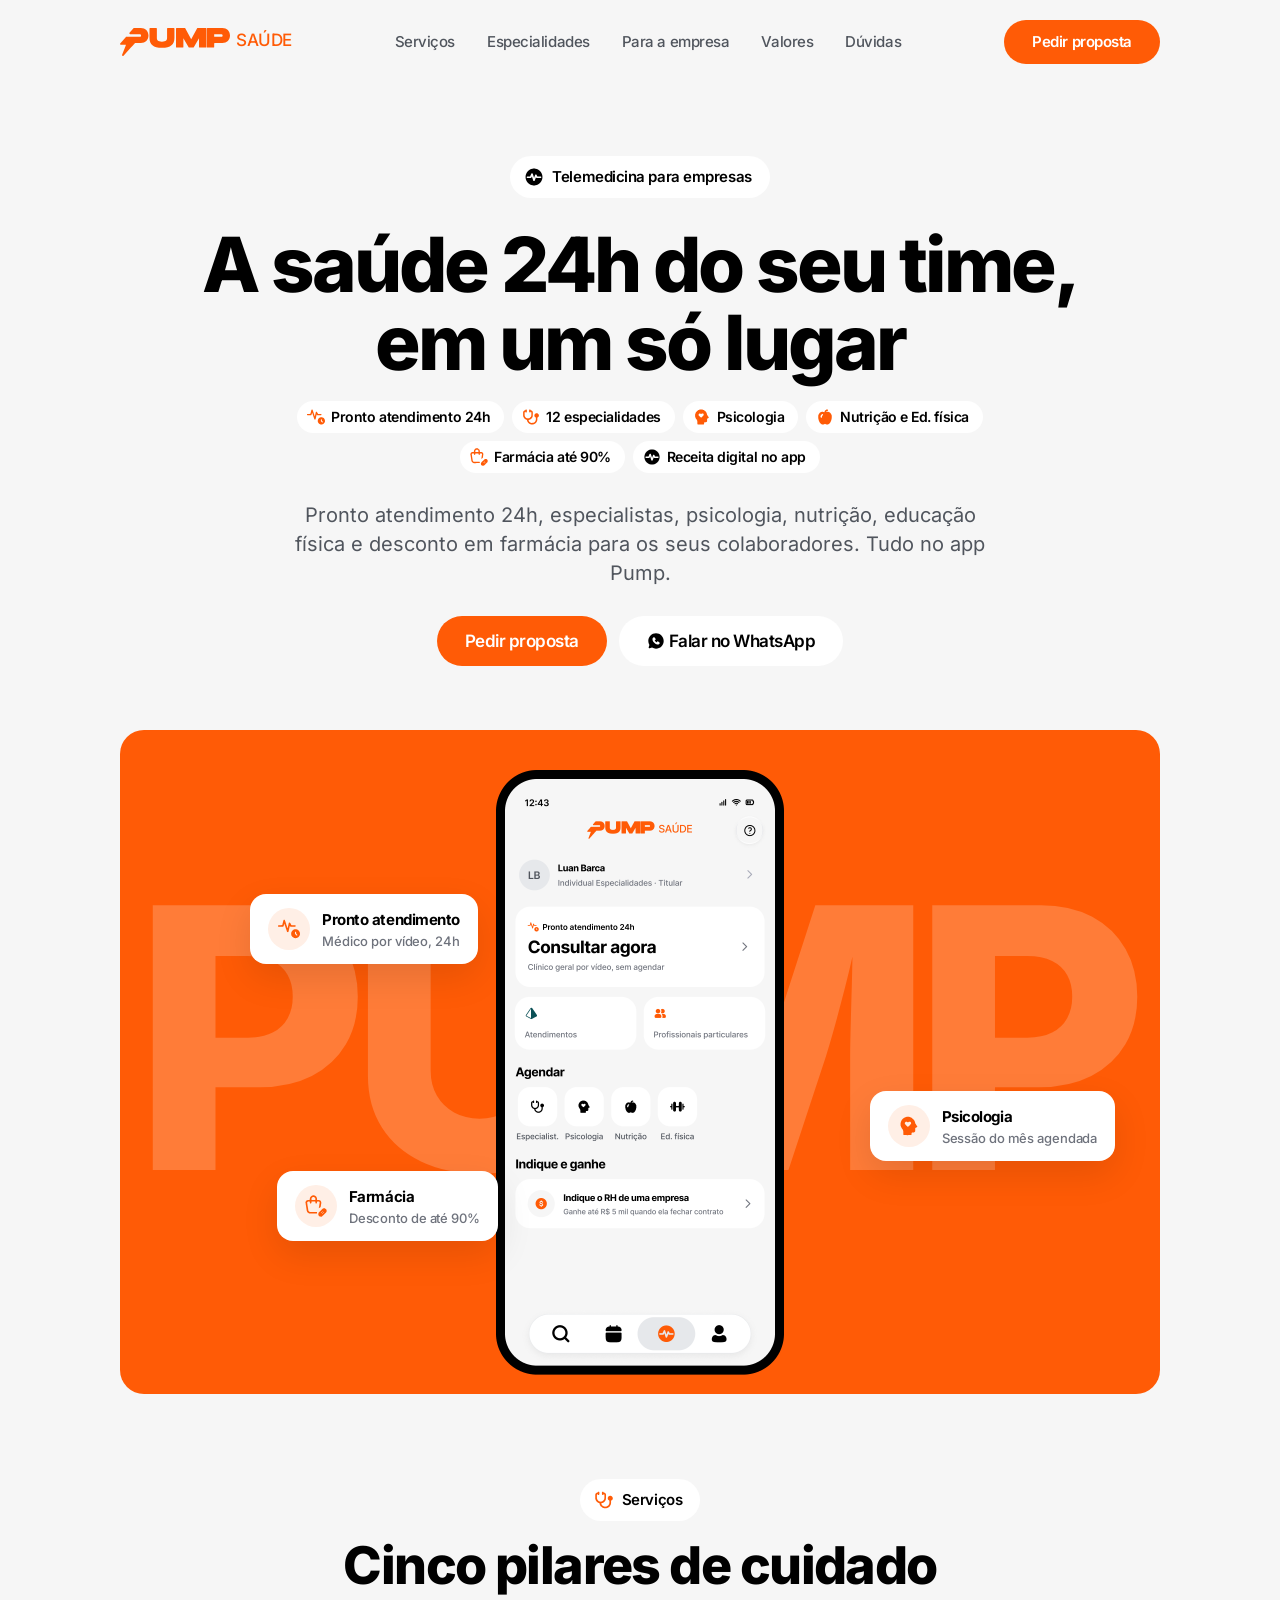
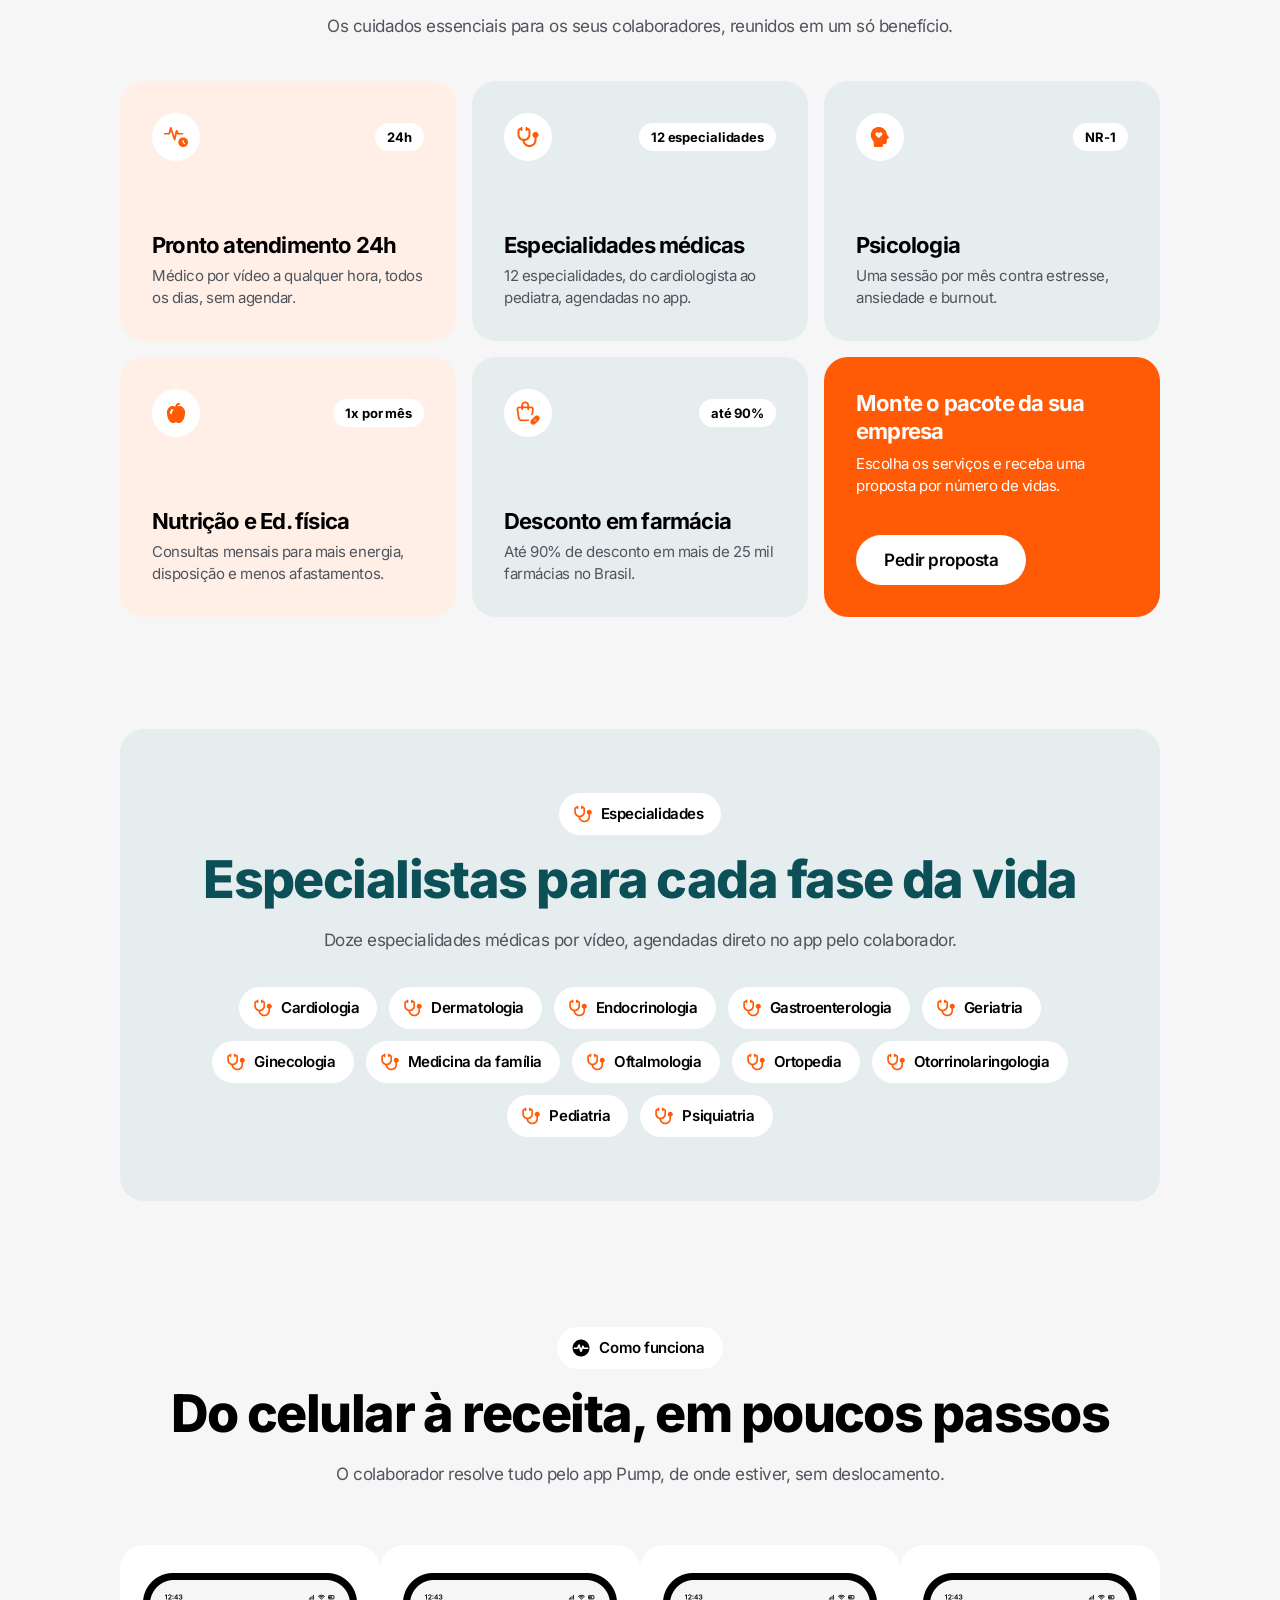
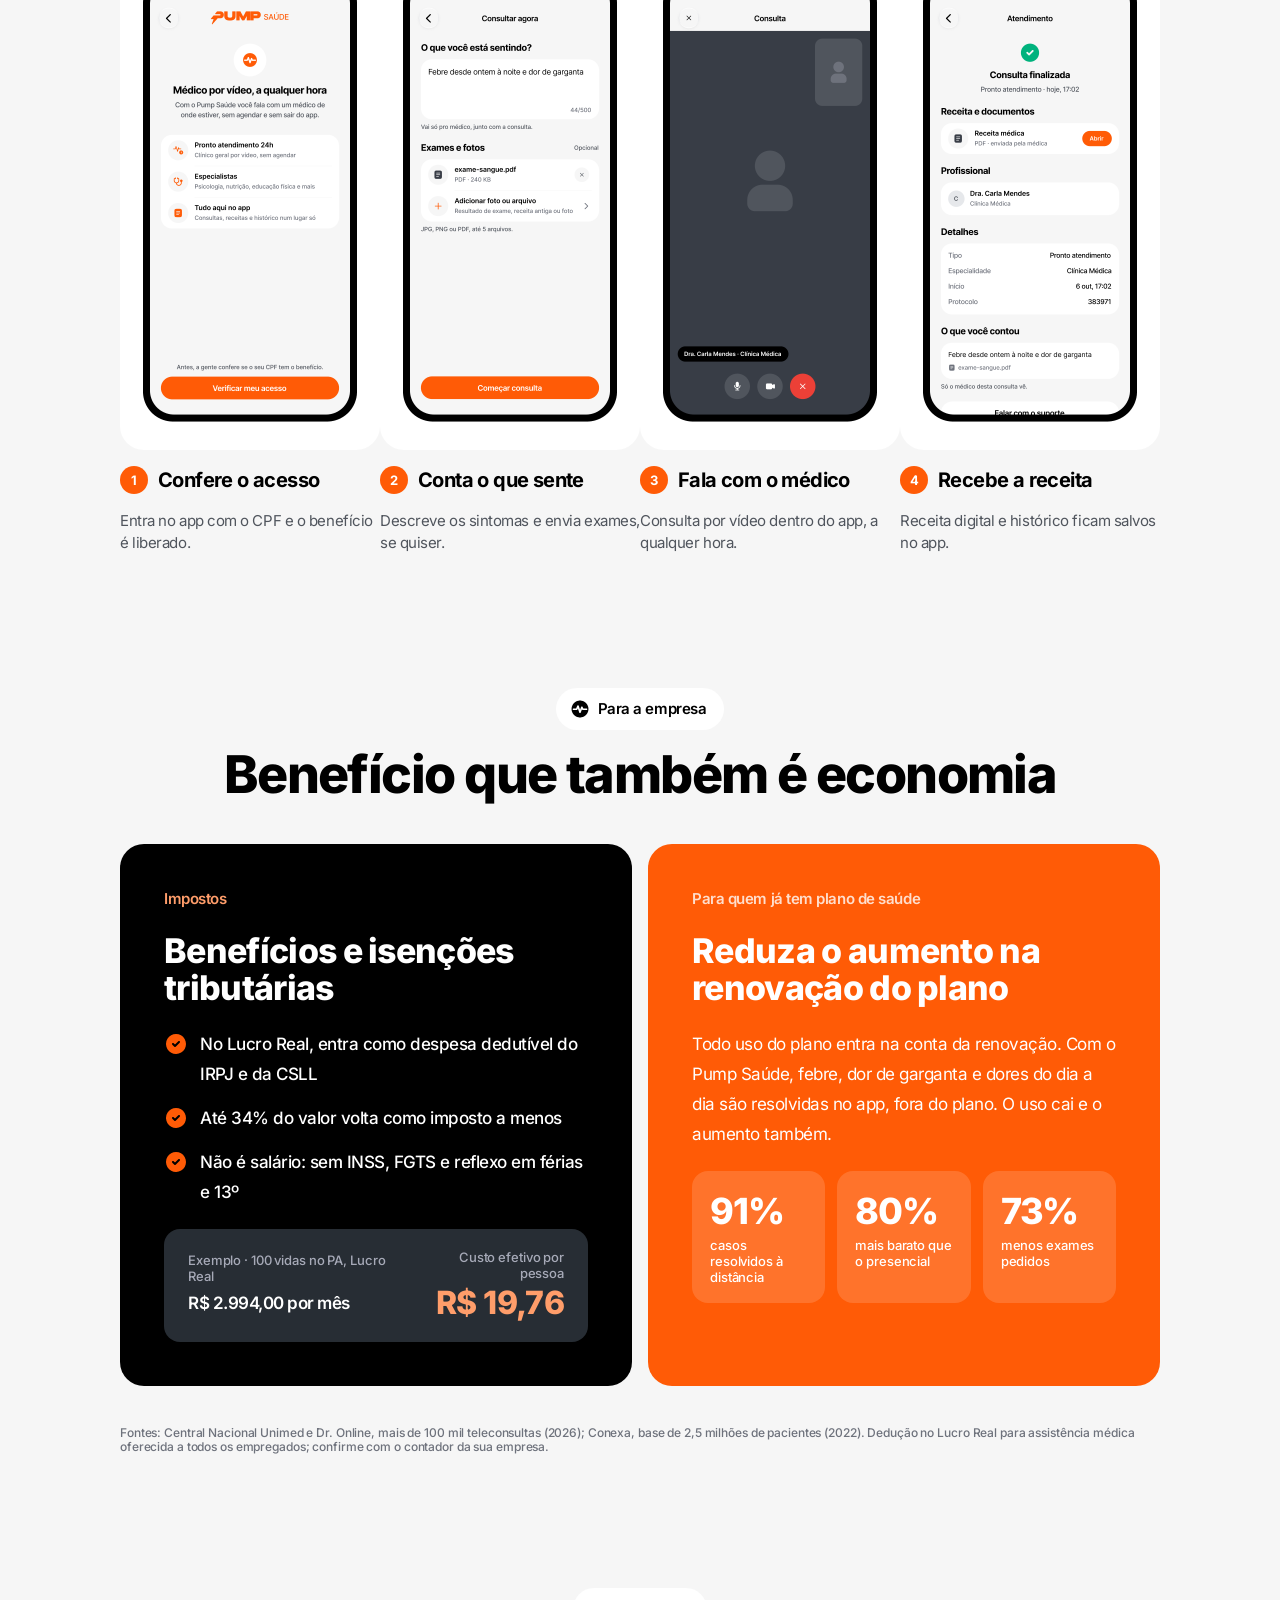
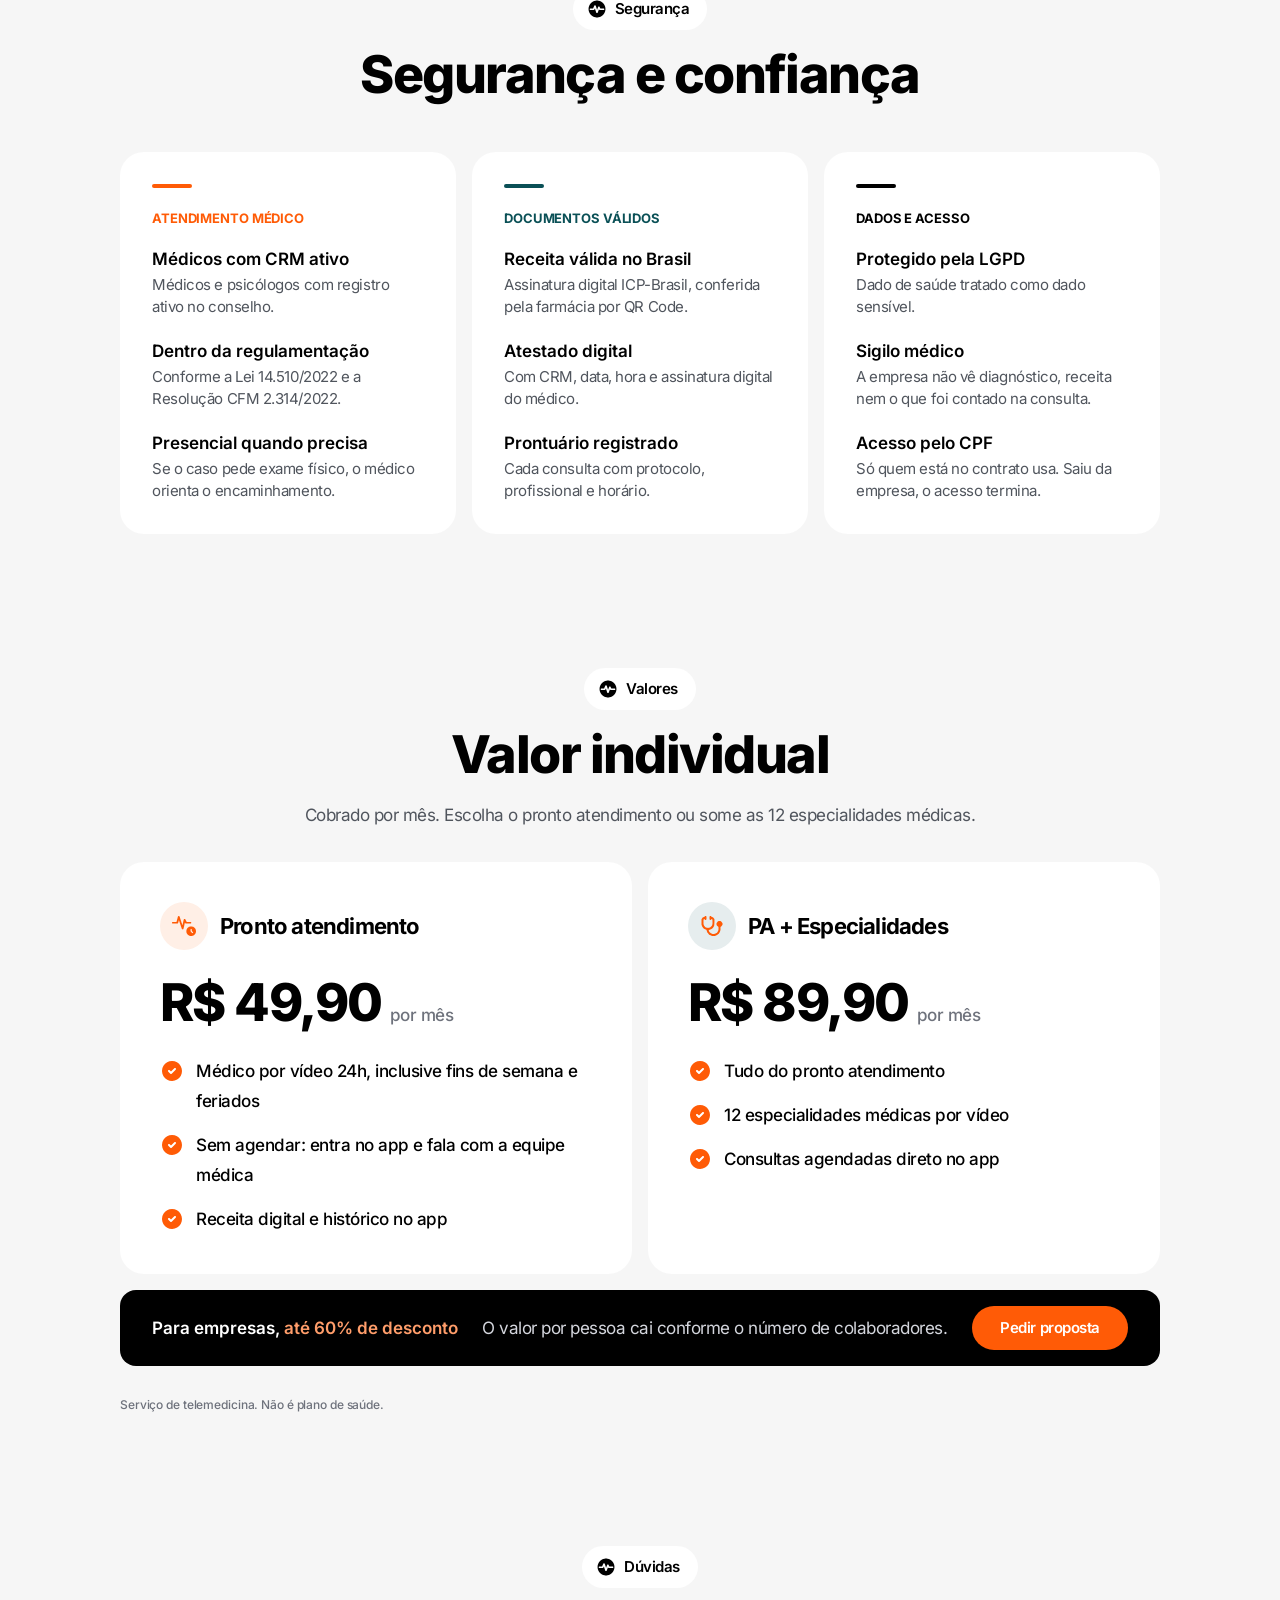
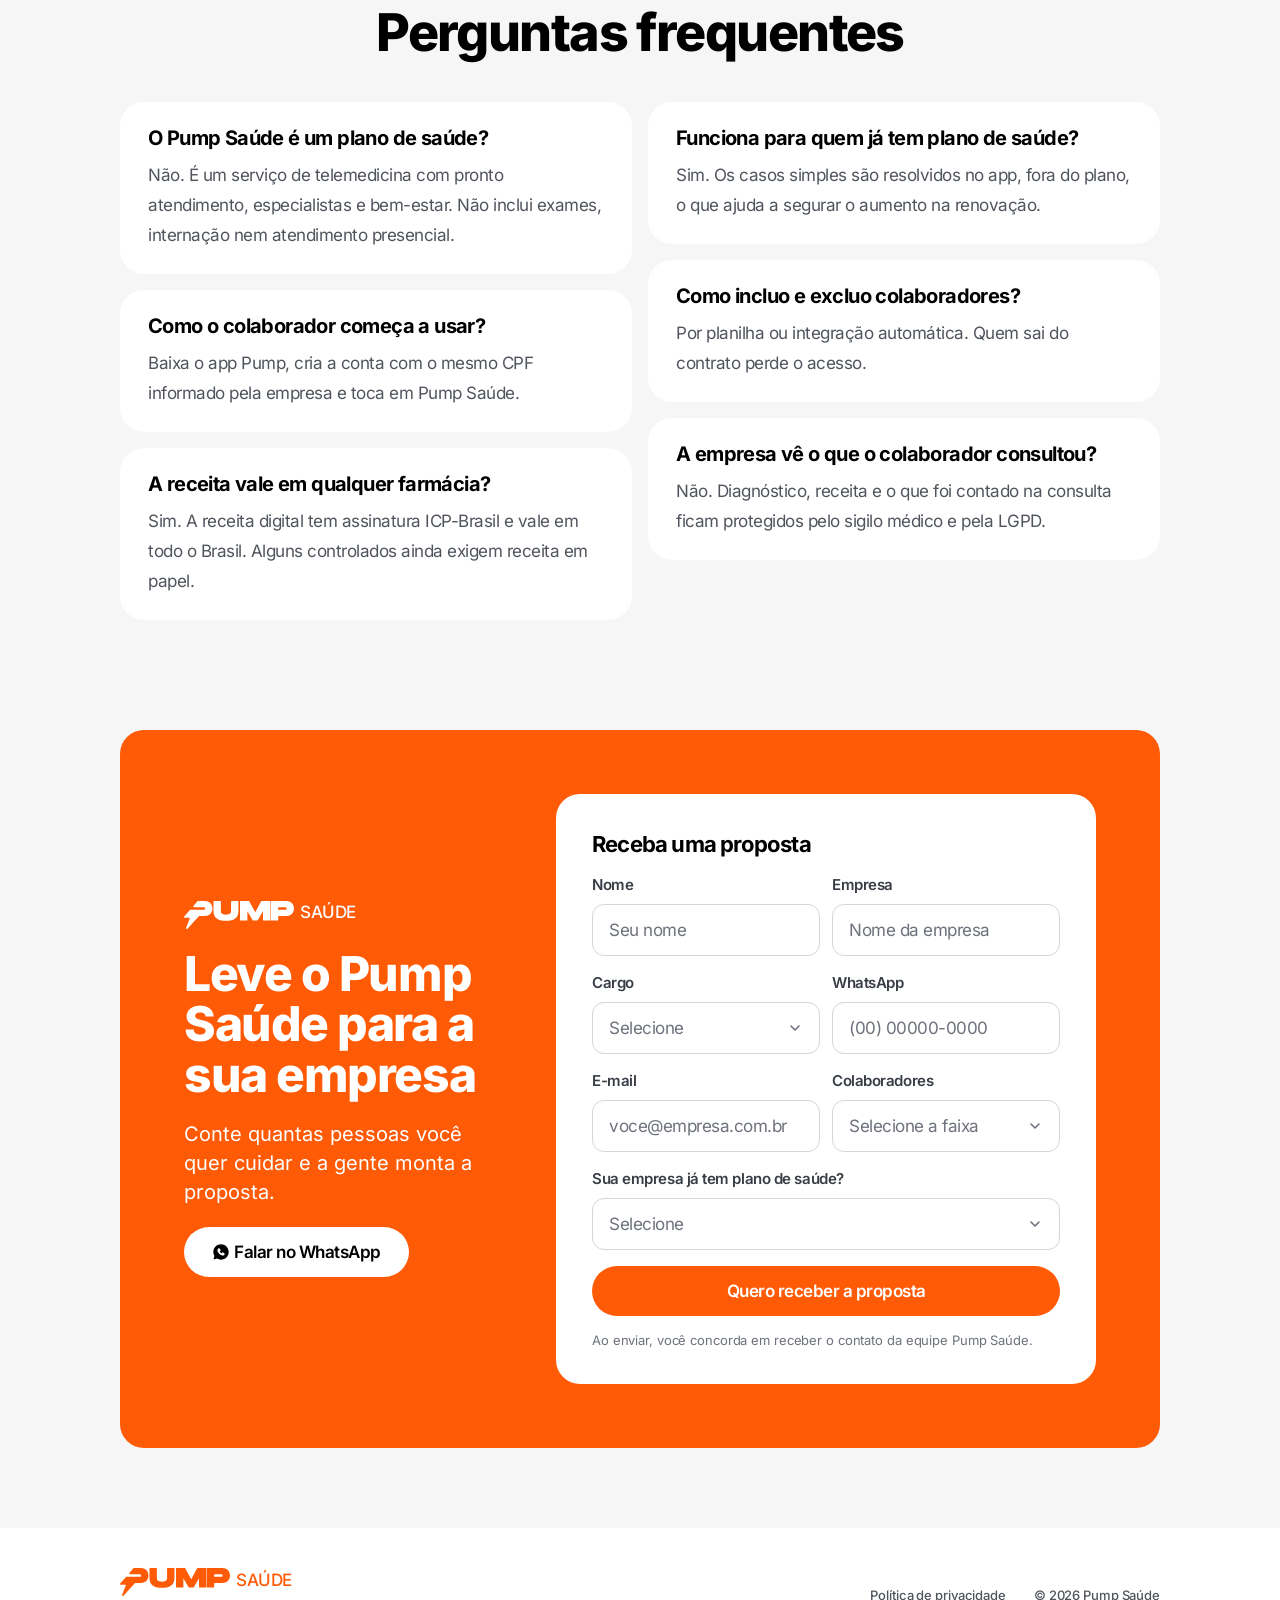
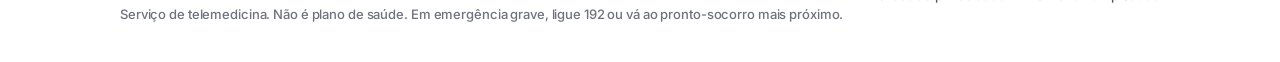
<file: index.html>
<!doctype html>
<html lang="pt-BR">
<head>
<meta charset="utf-8">
<meta name="viewport" content="width=device-width, initial-scale=1">
<title>Pump Saúde | Telemedicina para empresas</title>
<meta name="description" content="Pronto atendimento 24h, especialistas, psicologia, nutrição, educação física e desconto em farmácia para os seus colaboradores. Tudo no app Pump.">
<meta name="theme-color" content="#ff5b06">
<link rel="icon" href="/favicon.svg" type="image/svg+xml">
<link rel="canonical" href="https://pumpsaude.com.br/">
<meta property="og:type" content="website">
<meta property="og:locale" content="pt_BR">
<meta property="og:title" content="Pump Saúde | A saúde 24h do seu time, em um só lugar">
<meta property="og:description" content="Telemedicina para empresas: pronto atendimento 24h, 12 especialidades, psicologia, nutrição, educação física e desconto em farmácia.">
<meta property="og:url" content="https://pumpsaude.com.br/">
<link rel="preload" href="/assets/fonts/inter-latin-wght-normal.woff2" as="font" type="font/woff2" crossorigin>
<link rel="stylesheet" href="/assets/styles.css">
</head>
<body>

<header class="container nav">
  <a href="/" class="logo" aria-label="Pump Saúde, página inicial">
    <img src="/assets/icons/logo-pump-laranja.svg" alt="" width="110" height="28">
    <span>SAÚDE</span>
  </a>
  <nav class="nav__links" aria-label="Seções">
    <a href="#servicos">Serviços</a>
    <a href="#especialidades">Especialidades</a>
    <a href="#empresa">Para a empresa</a>
    <a href="#valores">Valores</a>
    <a href="#duvidas">Dúvidas</a>
  </nav>
  <a href="#contato" class="btn btn--primary btn--md">Pedir proposta</a>
</header>

<main>
  <section class="container hero">
    <span class="selo"><img src="/assets/icons/nav-health.svg" alt="">Telemedicina para empresas</span>
    <h1>A saúde 24h do seu time,<br class="br-desk"> em um só lugar</h1>
    <ul class="hero__tags" aria-label="Destaques">
      <li class="selo selo--l" style="--y:78px;--dx:12px;--r:5deg"><img src="/assets/icons/pronto-atendimento.svg" alt="">Pronto atendimento 24h</li>
      <li class="selo selo--l" style="--y:185px;--dx:0px;--r:-3deg"><img src="/assets/icons/especialidades.svg" alt="">12 especialidades</li>
      <li class="selo selo--l" style="--y:303px;--dx:16px;--r:3deg"><img src="/assets/icons/psicologia.svg" alt="">Psicologia</li>
      <li class="selo selo--r" style="--y:57px;--dx:12px;--r:-4deg"><img src="/assets/icons/nutricao.svg" alt="">Nutrição e Ed. física</li>
      <li class="selo selo--r" style="--y:192px;--dx:0px;--r:4deg"><img src="/assets/icons/farmacia.svg" alt="">Farmácia até 90%</li>
      <li class="selo selo--r" style="--y:294px;--dx:10px;--r:-3deg"><img src="/assets/icons/nav-health.svg" alt="">Receita digital no app</li>
    </ul>
    <p class="hero__sub">Pronto atendimento 24h, especialistas, psicologia, nutrição, educação física e desconto em farmácia para os seus colaboradores. Tudo no app Pump.</p>
    <div class="hero__ctas">
      <a href="#contato" class="btn btn--primary">Pedir proposta</a>
      <a href="#contato" class="btn btn--light"><img src="/assets/icons/whatsapp.svg" alt="">Falar no WhatsApp</a>
    </div>
  </section>

  <div class="container">
    <div class="band">
      <span class="band__word" aria-hidden="true">PUMP</span>
      <img class="band__phone" src="/assets/img/app-inicio.png" width="288" height="605" alt="Tela inicial do Pump Saúde no app Pump, com o botão Consultar agora do pronto atendimento 24h">
      <div class="float-card" style="left:12.5%;top:164px">
        <span class="float-card__icon"><img src="/assets/icons/pronto-atendimento.svg" alt=""></span>
        <span><strong>Pronto atendimento</strong><small>Médico por vídeo, 24h</small></span>
      </div>
      <div class="float-card" style="left:72.08%;top:361px">
        <span class="float-card__icon"><img src="/assets/icons/psicologia.svg" alt=""></span>
        <span><strong>Psicologia</strong><small>Sessão do mês agendada</small></span>
      </div>
      <div class="float-card" style="left:15.08%;top:441px">
        <span class="float-card__icon"><img src="/assets/icons/farmacia.svg" alt=""></span>
        <span><strong>Farmácia</strong><small>Desconto de até 90%</small></span>
      </div>
    </div>
  </div>

  <section id="servicos" class="container servicos">
    <div class="sec-head">
      <span class="selo"><img src="/assets/icons/especialidades.svg" alt="">Serviços</span>
      <h2 class="sec-title">Cinco pilares de cuidado</h2>
      <p class="sec-sub">Os cuidados essenciais para os seus colaboradores, reunidos em um só benefício.</p>
    </div>
    <div class="cards3">
      <article class="svc svc--orange">
        <div class="svc__top"><span class="svc__icon"><img src="/assets/icons/pronto-atendimento.svg" alt=""></span><span class="svc__tag">24h</span></div>
        <div><h3>Pronto atendimento 24h</h3><p>Médico por vídeo a qualquer hora, todos os dias, sem agendar.</p></div>
      </article>
      <article class="svc svc--teal">
        <div class="svc__top"><span class="svc__icon"><img src="/assets/icons/especialidades.svg" alt=""></span><span class="svc__tag">12 especialidades</span></div>
        <div><h3>Especialidades médicas</h3><p>12 especialidades, do cardiologista ao pediatra, agendadas no app.</p></div>
      </article>
      <article class="svc svc--teal">
        <div class="svc__top"><span class="svc__icon"><img src="/assets/icons/psicologia.svg" alt=""></span><span class="svc__tag">NR-1</span></div>
        <div><h3>Psicologia</h3><p>Uma sessão por mês contra estresse, ansiedade e burnout.</p></div>
      </article>
      <article class="svc svc--orange">
        <div class="svc__top"><span class="svc__icon"><img src="/assets/icons/nutricao.svg" alt=""></span><span class="svc__tag">1x por mês</span></div>
        <div><h3>Nutrição e Ed. física</h3><p>Consultas mensais para mais energia, disposição e menos afastamentos.</p></div>
      </article>
      <article class="svc svc--teal">
        <div class="svc__top"><span class="svc__icon"><img src="/assets/icons/farmacia.svg" alt=""></span><span class="svc__tag">até 90%</span></div>
        <div><h3>Desconto em farmácia</h3><p>Até 90% de desconto em mais de 25 mil farmácias no Brasil.</p></div>
      </article>
      <article class="svc svc--cta">
        <div><h3>Monte o pacote da sua empresa</h3><p>Escolha os serviços e receba uma proposta por número de vidas.</p></div>
        <a href="#contato" class="btn btn--light">Pedir proposta</a>
      </article>
    </div>
  </section>

  <section id="especialidades" class="container esp-wrap">
    <div class="esp">
      <div class="sec-head">
        <span class="selo"><img src="/assets/icons/especialidades.svg" alt="">Especialidades</span>
        <h2 class="sec-title">Especialistas para cada fase da vida</h2>
        <p class="sec-sub">Doze especialidades médicas por vídeo, agendadas direto no app pelo colaborador.</p>
      </div>
      <ul class="chips">
        <li class="selo"><img src="/assets/icons/especialidades.svg" alt="">Cardiologia</li>
        <li class="selo"><img src="/assets/icons/especialidades.svg" alt="">Dermatologia</li>
        <li class="selo"><img src="/assets/icons/especialidades.svg" alt="">Endocrinologia</li>
        <li class="selo"><img src="/assets/icons/especialidades.svg" alt="">Gastroenterologia</li>
        <li class="selo"><img src="/assets/icons/especialidades.svg" alt="">Geriatria</li>
        <li class="selo"><img src="/assets/icons/especialidades.svg" alt="">Ginecologia</li>
        <li class="selo"><img src="/assets/icons/especialidades.svg" alt="">Medicina da família</li>
        <li class="selo"><img src="/assets/icons/especialidades.svg" alt="">Oftalmologia</li>
        <li class="selo"><img src="/assets/icons/especialidades.svg" alt="">Ortopedia</li>
        <li class="selo"><img src="/assets/icons/especialidades.svg" alt="">Otorrinolaringologia</li>
        <li class="selo"><img src="/assets/icons/especialidades.svg" alt="">Pediatria</li>
        <li class="selo"><img src="/assets/icons/especialidades.svg" alt="">Psiquiatria</li>
      </ul>
    </div>
  </section>

  <section id="como-funciona" class="container como">
    <div class="sec-head">
      <span class="selo"><img src="/assets/icons/nav-health.svg" alt="">Como funciona</span>
      <h2 class="sec-title">Do celular à receita, em poucos passos</h2>
      <p class="sec-sub">O colaborador resolve tudo pelo app Pump, de onde estiver, sem deslocamento.</p>
    </div>
    <ol class="steps">
      <li class="step">
        <div class="step__shot"><img src="/assets/img/passo-1.png" width="214" height="449" loading="lazy" alt="Tela de apresentação do Pump Saúde com o botão Verificar meu acesso"></div>
        <h3 class="step__title"><span class="step__num">1</span>Confere o acesso</h3>
        <p>Entra no app com o CPF e o benefício é liberado.</p>
      </li>
      <li class="step">
        <div class="step__shot"><img src="/assets/img/passo-2.png" width="214" height="449" loading="lazy" alt="Tela onde o colaborador descreve os sintomas e anexa exames"></div>
        <h3 class="step__title"><span class="step__num">2</span>Conta o que sente</h3>
        <p>Descreve os sintomas e envia exames, se quiser.</p>
      </li>
      <li class="step">
        <div class="step__shot"><img src="/assets/img/passo-3.png" width="214" height="449" loading="lazy" alt="Consulta por vídeo com a médica dentro do app"></div>
        <h3 class="step__title"><span class="step__num">3</span>Fala com o médico</h3>
        <p>Consulta por vídeo dentro do app, a qualquer hora.</p>
      </li>
      <li class="step">
        <div class="step__shot"><img src="/assets/img/passo-4.png" width="214" height="449" loading="lazy" alt="Tela de consulta finalizada com a receita médica para abrir"></div>
        <h3 class="step__title"><span class="step__num">4</span>Recebe a receita</h3>
        <p>Receita digital e histórico ficam salvos no app.</p>
      </li>
    </ol>
  </section>

  <section id="empresa" class="container empresa">
    <div class="sec-head">
      <span class="selo"><img src="/assets/icons/nav-health.svg" alt="">Para a empresa</span>
      <h2 class="sec-title">Benefício que também é economia</h2>
    </div>
    <div class="cards2">
      <article class="big-card big-card--dark">
        <p class="big-card__eyebrow">Impostos</p>
        <h3>Benefícios e isenções tributárias</h3>
        <ul class="checks">
          <li><img src="/assets/icons/check.svg" alt="">No Lucro Real, entra como despesa dedutível do IRPJ e da CSLL</li>
          <li><img src="/assets/icons/check.svg" alt="">Até 34% do valor volta como imposto a menos</li>
          <li><img src="/assets/icons/check.svg" alt="">Não é salário: sem INSS, FGTS e reflexo em férias e 13º</li>
        </ul>
        <div class="example">
          <div class="example__left"><small>Exemplo · 100 vidas no PA, Lucro Real</small><strong>R$ 2.994,00 por mês</strong></div>
          <div class="example__right"><small>Custo efetivo por pessoa</small><strong>R$ 19,76</strong></div>
        </div>
      </article>
      <article class="big-card big-card--orange">
        <p class="big-card__eyebrow">Para quem já tem plano de saúde</p>
        <h3>Reduza o aumento na renovação do plano</h3>
        <p class="big-card__text">Todo uso do plano entra na conta da renovação. Com o Pump Saúde, febre, dor de garganta e dores do dia a dia são resolvidas no app, fora do plano. O uso cai e o aumento também.</p>
        <div class="stats">
          <div class="stat"><strong>91%</strong><span>casos resolvidos à distância</span></div>
          <div class="stat"><strong>80%</strong><span>mais barato que o presencial</span></div>
          <div class="stat"><strong>73%</strong><span>menos exames pedidos</span></div>
        </div>
      </article>
    </div>
    <p class="footnote">Fontes: Central Nacional Unimed e Dr. Online, mais de 100 mil teleconsultas (2026); Conexa, base de 2,5 milhões de pacientes (2022). Dedução no Lucro Real para assistência médica oferecida a todos os empregados; confirme com o contador da sua empresa.</p>
  </section>

  <section id="seguranca" class="container seguranca">
    <div class="sec-head">
      <span class="selo"><img src="/assets/icons/nav-health.svg" alt="">Segurança</span>
      <h2 class="sec-title">Segurança e confiança</h2>
    </div>
    <div class="cards3 trust-grid">
      <article class="trust trust--orange">
        <span class="trust__bar"></span>
        <h3 class="trust__label">Atendimento médico</h3>
        <div><h4>Médicos com CRM ativo</h4><p>Médicos e psicólogos com registro ativo no conselho.</p></div>
        <div><h4>Dentro da regulamentação</h4><p>Conforme a Lei 14.510/2022 e a Resolução CFM 2.314/2022.</p></div>
        <div><h4>Presencial quando precisa</h4><p>Se o caso pede exame físico, o médico orienta o encaminhamento.</p></div>
      </article>
      <article class="trust trust--teal">
        <span class="trust__bar"></span>
        <h3 class="trust__label">Documentos válidos</h3>
        <div><h4>Receita válida no Brasil</h4><p>Assinatura digital ICP-Brasil, conferida pela farmácia por QR Code.</p></div>
        <div><h4>Atestado digital</h4><p>Com CRM, data, hora e assinatura digital do médico.</p></div>
        <div><h4>Prontuário registrado</h4><p>Cada consulta com protocolo, profissional e horário.</p></div>
      </article>
      <article class="trust trust--black">
        <span class="trust__bar"></span>
        <h3 class="trust__label">Dados e acesso</h3>
        <div><h4>Protegido pela LGPD</h4><p>Dado de saúde tratado como dado sensível.</p></div>
        <div><h4>Sigilo médico</h4><p>A empresa não vê diagnóstico, receita nem o que foi contado na consulta.</p></div>
        <div><h4>Acesso pelo CPF</h4><p>Só quem está no contrato usa. Saiu da empresa, o acesso termina.</p></div>
      </article>
    </div>
  </section>

  <section id="valores" class="container valores">
    <div class="sec-head">
      <span class="selo"><img src="/assets/icons/nav-health.svg" alt="">Valores</span>
      <h2 class="sec-title">Valor individual</h2>
      <p class="sec-sub">Cobrado por mês. Escolha o pronto atendimento ou some as 12 especialidades médicas.</p>
    </div>
    <div class="price-cards">
      <article class="price-card">
        <div class="price-card__head"><span class="price-card__icon"><img src="/assets/icons/pronto-atendimento.svg" alt=""></span><h3>Pronto atendimento</h3></div>
        <p class="price-card__value"><strong>R$ 49,90</strong><span>por mês</span></p>
        <ul class="checks">
          <li><img src="/assets/icons/check.svg" alt="">Médico por vídeo 24h, inclusive fins de semana e feriados</li>
          <li><img src="/assets/icons/check.svg" alt="">Sem agendar: entra no app e fala com a equipe médica</li>
          <li><img src="/assets/icons/check.svg" alt="">Receita digital e histórico no app</li>
        </ul>
      </article>
      <article class="price-card price-card--teal">
        <div class="price-card__head"><span class="price-card__icon"><img src="/assets/icons/especialidades.svg" alt=""></span><h3>PA + Especialidades</h3></div>
        <p class="price-card__value"><strong>R$ 89,90</strong><span>por mês</span></p>
        <ul class="checks">
          <li><img src="/assets/icons/check.svg" alt="">Tudo do pronto atendimento</li>
          <li><img src="/assets/icons/check.svg" alt="">12 especialidades médicas por vídeo</li>
          <li><img src="/assets/icons/check.svg" alt="">Consultas agendadas direto no app</li>
        </ul>
      </article>
    </div>
    <div class="plans-more">
      <p class="plans-more__txt"><strong>Para empresas, <em>até 60% de desconto</em></strong><span>O valor por pessoa cai conforme o número de colaboradores.</span></p>
      <a href="#contato" class="btn btn--primary btn--md">Pedir proposta</a>
    </div>
    <p class="footnote">Serviço de telemedicina. Não é plano de saúde.</p>
  </section>

  <section id="duvidas" class="container duvidas">
    <div class="sec-head">
      <span class="selo"><img src="/assets/icons/nav-health.svg" alt="">Dúvidas</span>
      <h2 class="sec-title">Perguntas frequentes</h2>
    </div>
    <div class="faq">
      <div class="faq__col">
        <div class="qa"><h3>O Pump Saúde é um plano de saúde?</h3><p>Não. É um serviço de telemedicina com pronto atendimento, especialistas e bem-estar. Não inclui exames, internação nem atendimento presencial.</p></div>
        <div class="qa"><h3>Como o colaborador começa a usar?</h3><p>Baixa o app Pump, cria a conta com o mesmo CPF informado pela empresa e toca em Pump Saúde.</p></div>
        <div class="qa"><h3>A receita vale em qualquer farmácia?</h3><p>Sim. A receita digital tem assinatura ICP-Brasil e vale em todo o Brasil. Alguns controlados ainda exigem receita em papel.</p></div>
      </div>
      <div class="faq__col">
        <div class="qa"><h3>Funciona para quem já tem plano de saúde?</h3><p>Sim. Os casos simples são resolvidos no app, fora do plano, o que ajuda a segurar o aumento na renovação.</p></div>
        <div class="qa"><h3>Como incluo e excluo colaboradores?</h3><p>Por planilha ou integração automática. Quem sai do contrato perde o acesso.</p></div>
        <div class="qa"><h3>A empresa vê o que o colaborador consultou?</h3><p>Não. Diagnóstico, receita e o que foi contado na consulta ficam protegidos pelo sigilo médico e pela LGPD.</p></div>
      </div>
    </div>
  </section>

  <section id="contato" class="container contato">
    <div class="cta-box">
      <div class="cta-box__left">
        <span class="logo logo--white"><img src="/assets/icons/logo-pump-branco.svg" alt="Pump" width="110" height="28"><span>SAÚDE</span></span>
        <h2>Leve o Pump Saúde para a sua empresa</h2>
        <p>Conte quantas pessoas você quer cuidar e a gente monta a proposta.</p>
        <a href="#contato" class="btn btn--light"><img src="/assets/icons/whatsapp.svg" alt="">Falar no WhatsApp</a>
      </div>
      <form action='/obrigado' class='form' method='POST' name='proposta' data-netlify='true' netlify-honeypot='bot-field'>
        <input type="hidden" name="form-name" value="proposta">
        <input type="hidden" name="subject" value="[Site Pump Saúde] Novo contato" data-remove-prefix>
        <p class="hidden"><label>Não preencha: <input name="bot-field" tabindex="-1" autocomplete="off"></label></p>
        <h3>Receba uma proposta</h3>
        <div class="form__row">
          <div class="field"><label for="f-nome">Nome</label><input id="f-nome" name="nome" type="text" placeholder="Seu nome" autocomplete="name" required></div>
          <div class="field"><label for="f-empresa">Empresa</label><input id="f-empresa" name="empresa" type="text" placeholder="Nome da empresa" autocomplete="organization" required></div>
        </div>
        <div class="form__row">
          <div class="field"><label for="f-cargo">Cargo</label>
            <select id="f-cargo" name="cargo" required>
              <option value="" disabled selected>Selecione</option>
              <option>Sócio(a) ou diretor(a)</option>
              <option>RH ou Departamento Pessoal</option>
              <option>Financeiro</option>
              <option>Gestor(a) de equipe</option>
              <option>Outro</option>
            </select>
          </div>
          <div class="field"><label for="f-whats">WhatsApp</label><input id="f-whats" name="whatsapp" type="tel" inputmode="tel" placeholder="(00) 00000-0000" autocomplete="tel-national" pattern="\(\d{2}\) \d{4,5}-\d{4}" title="Digite o DDD e o número" required></div>
        </div>
        <div class="form__row">
          <div class="field"><label for="f-email">E-mail</label><input id="f-email" name="email" type="email" placeholder="voce@empresa.com.br" autocomplete="email" required></div>
          <div class="field"><label for="f-colab">Colaboradores</label>
            <select id="f-colab" name="colaboradores" required>
              <option value="" disabled selected>Selecione a faixa</option>
              <option>Até 10</option>
              <option>11 a 50</option>
              <option>51 a 150</option>
              <option>151 a 300</option>
              <option>Acima de 300</option>
            </select>
          </div>
        </div>
        <div class="field"><label for="f-plano">Sua empresa já tem plano de saúde?</label>
          <select id="f-plano" name="tem_plano_de_saude" required>
            <option value="" disabled selected>Selecione</option>
            <option>Sim</option>
            <option>Não</option>
          </select>
        </div>
        <button type="submit" class="btn btn--primary">Quero receber a proposta</button>
        <p class="form__legal">Ao enviar, você concorda em receber o contato da equipe Pump Saúde.</p>
      </form>
    </div>
  </section>
</main>

<footer class="footer">
  <div class="container footer__inner">
    <div class="footer__brand">
      <span class="logo"><img src="/assets/icons/logo-pump-laranja.svg" alt="Pump" width="110" height="28"><span>SAÚDE</span></span>
      <small>Serviço de telemedicina. Não é plano de saúde. Em emergência grave, ligue 192 ou vá ao pronto-socorro mais próximo.</small>
    </div>
    <div class="footer__links">
      <a href="https://pump.com.br/privacidade" target="_blank" rel="noopener">Política de privacidade</a>
      
      <span>© 2026 Pump Saúde</span>
    </div>
  </div>
</footer>

<script>
  (function () {
    var input = document.getElementById('f-whats');
    if (!input) return;
    input.addEventListener('input', function () {
      var d = input.value.replace(/\D/g, '').slice(0, 11);
      var out = d;
      if (d.length > 2) out = '(' + d.slice(0, 2) + ') ' + d.slice(2);
      if (d.length > 6) out = '(' + d.slice(0, 2) + ') ' + d.slice(2, d.length === 11 ? 7 : 6) + '-' + d.slice(d.length === 11 ? 7 : 6);
      input.value = out;
    });
  })();
  (function () {
    var form = document.querySelector('form[name="proposta"]');
    if (!form) return;
    form.addEventListener('submit', function () {
      var nome = form.elements.nome.value.trim();
      if (nome) form.elements.subject.value = '[Site Pump Saúde] Novo contato: ' + nome;
    });
  })();
</script>
</body>
</html>
</file>
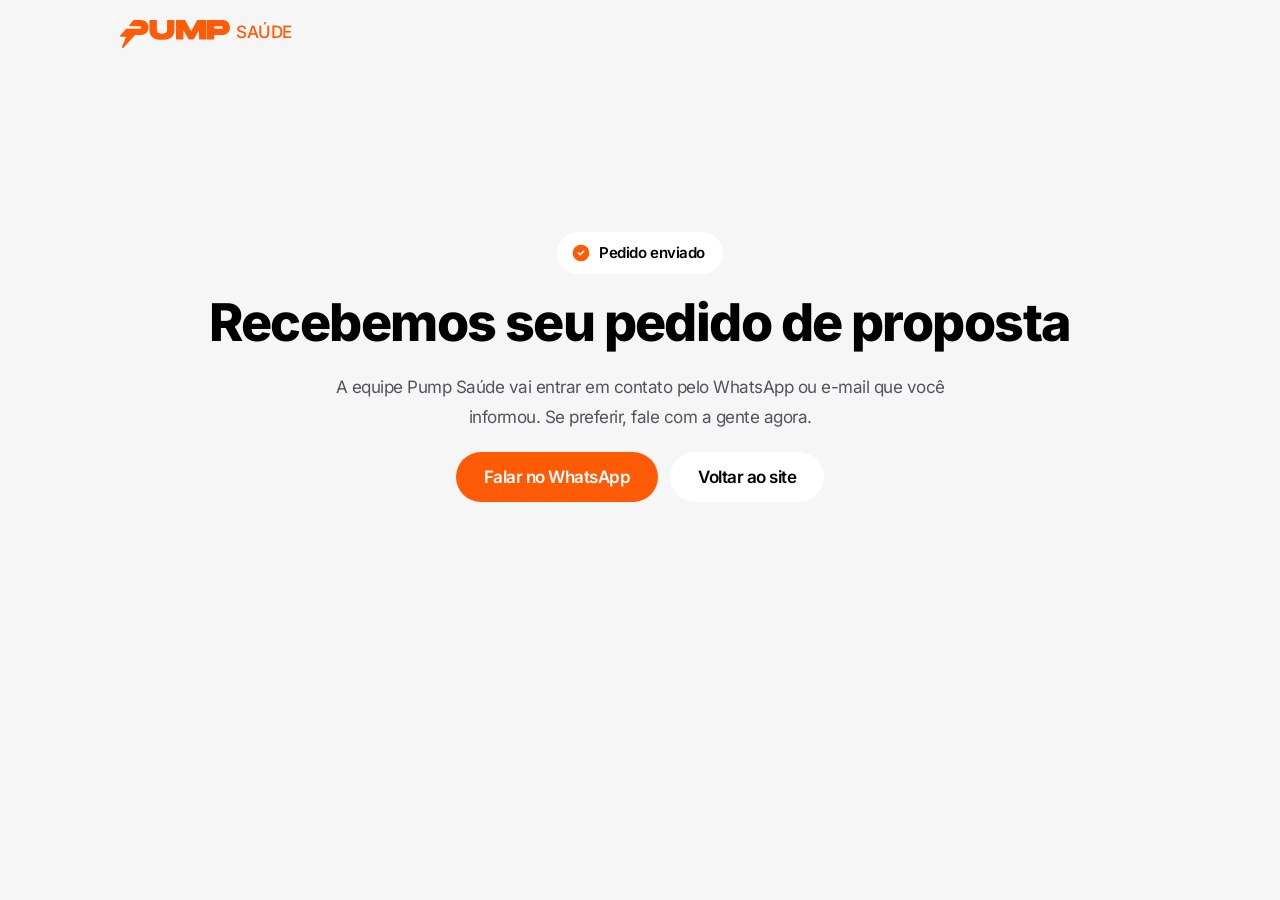
<file: obrigado.html>
<!doctype html>
<html lang="pt-BR">
<head>
<meta charset="utf-8">
<meta name="viewport" content="width=device-width, initial-scale=1">
<title>Recebemos seu pedido | Pump Saúde</title>
<meta name="robots" content="noindex">
<meta name="theme-color" content="#ff5b06">
<link rel="icon" href="/favicon.svg" type="image/svg+xml">
<link rel="stylesheet" href="/assets/styles.css">
</head>
<body>
<header class="container nav">
  <a href="/" class="logo" aria-label="Pump Saúde, página inicial">
    <img src="/assets/icons/logo-pump-laranja.svg" alt="" width="110" height="28">
    <span>SAÚDE</span>
  </a>
</header>
<main class="container thanks">
  <span class="selo"><img src="/assets/icons/check.svg" alt="">Pedido enviado</span>
  <h1>Recebemos seu pedido de proposta</h1>
  <p class="sec-sub">A equipe Pump Saúde vai entrar em contato pelo WhatsApp ou e-mail que você informou. Se preferir, fale com a gente agora.</p>
  <div class="hero__ctas">
    <a href="#contato" class="btn btn--primary">Falar no WhatsApp</a>
    <a href="/" class="btn btn--light">Voltar ao site</a>
  </div>
</main>
</body>
</html>
</file>
<file: assets/styles.css>
@font-face {
  font-family: "Inter";
  font-style: normal;
  font-display: swap;
  font-weight: 100 900;
  src: url("fonts/inter-latin-ext-wght-normal.woff2") format("woff2-variations");
  unicode-range: U+0100-02BA, U+02BD-02C5, U+02C7-02CC, U+02CE-02D7, U+02DD-02FF, U+0304, U+0308, U+0329, U+1D00-1DBF, U+1E00-1E9F, U+1EF2-1EFF, U+2020, U+20A0-20AB, U+20AD-20C0, U+2113, U+2C60-2C7F, U+A720-A7FF;
}
@font-face {
  font-family: "Inter";
  font-style: normal;
  font-display: swap;
  font-weight: 100 900;
  src: url("fonts/inter-latin-wght-normal.woff2") format("woff2-variations");
  unicode-range: U+0000-00FF, U+0131, U+0152-0153, U+02BB-02BC, U+02C6, U+02DA, U+02DC, U+0304, U+0308, U+0329, U+2000-206F, U+20AC, U+2122, U+2191, U+2193, U+2212, U+2215, U+FEFF, U+FFFD;
}

:root {
  --black: #000;
  --white: #fff;
  --n100: #f6f6f6;
  --n300: #d4d6dd;
  --n400: #a7aab8;
  --n500: #6e727c;
  --n700: #50555d;
  --n800: #383d46;
  --n900: #272d34;
  --orange: #ff5b06;
  --orange-800: #ff7c38;
  --orange-600: #ff9d6a;
  --orange-200: #ffdecd;
  --orange-100: #ffefe6;
  --teal: #0a5056;
  --teal-100: #e6edee;
  --r-md: 12px;
  --r-lg: 16px;
  --r-xl: 24px;
  --gutter: 120px;
}

* { box-sizing: border-box; margin: 0; padding: 0; }
html { scroll-behavior: smooth; -webkit-text-size-adjust: 100%; }
body {
  background: var(--n100);
  color: var(--black);
  font-family: "Inter", -apple-system, BlinkMacSystemFont, "Segoe UI", Roboto, sans-serif;
  font-feature-settings: "cv11" 0;
  -webkit-font-smoothing: antialiased;
  overflow-x: hidden;
}
img { display: block; max-width: 100%; }
a { color: inherit; text-decoration: none; }
button, input, select { font: inherit; color: inherit; }
section[id] { scroll-margin-top: 16px; }

.container { width: 100%; max-width: calc(1200px + 2 * var(--gutter)); margin: 0 auto; padding: 0 var(--gutter); }

/* Buttons */
.btn {
  display: inline-flex; align-items: center; justify-content: center; gap: 4px;
  height: 50px; padding: 0 28px; border-radius: 1000px; border: 0; cursor: pointer;
  font-size: 17px; font-weight: 600; line-height: 30px; letter-spacing: -0.5px; white-space: nowrap;
  transition: transform .15s ease, filter .15s ease;
}
.btn:hover { filter: brightness(0.95); }
.btn:active { transform: scale(0.98); }
.btn:focus-visible, a:focus-visible, select:focus-visible, input:focus-visible { outline: 3px solid var(--orange-600); outline-offset: 2px; }
.btn--md { height: 44px; font-size: 15px; line-height: 22px; letter-spacing: -0.45px; }
.btn--primary { background: var(--orange); color: var(--white); }
.btn--light { background: var(--white); color: var(--black); }
.btn img { width: 18px; height: 18px; }

/* Selo (pill badge) */
.selo {
  display: inline-flex; align-items: center; gap: 8px;
  background: var(--white); border-radius: 1000px; padding: 10px 18px 10px 14px;
  font-size: 15px; font-weight: 600; line-height: 22px; letter-spacing: -0.45px; white-space: nowrap;
}
.selo img { width: 20px; height: 20px; flex-shrink: 0; }

/* Section heading */
.sec-head { display: flex; flex-direction: column; align-items: center; gap: 16px; text-align: center; }
.sec-title { font-size: 52px; line-height: 58px; font-weight: 800; letter-spacing: -1.56px; }
.sec-sub { font-size: 17px; line-height: 30px; letter-spacing: -0.5px; color: var(--n700); max-width: 680px; }

/* Logo */
.logo { display: inline-flex; align-items: center; gap: 6px; }
.logo img { width: 110px; height: 28.387px; }
.logo span { font-size: 17px; font-weight: 500; line-height: 22px; letter-spacing: -0.5px; color: var(--orange); padding-bottom: 5px; }
.logo--white span { color: var(--white); }

/* Nav */
.nav { display: flex; align-items: center; justify-content: space-between; padding-top: 20px; padding-bottom: 20px; }
.nav__links { display: flex; gap: 32px; font-size: 15px; font-weight: 500; line-height: 22px; letter-spacing: -0.45px; color: var(--n700); }
.nav__links a:hover { color: var(--black); }

/* Hero */
.hero { position: relative; display: flex; flex-direction: column; align-items: center; gap: 28px; padding-top: 72px; padding-bottom: 64px; text-align: center; }
.hero h1 { font-size: 76px; line-height: 1.02; font-weight: 800; letter-spacing: -3.04px; }
.hero__sub { font-size: 20px; line-height: 1.45; color: var(--n700); max-width: 720px; }
.hero__ctas { display: flex; gap: 12px; flex-wrap: wrap; justify-content: center; }
.hero__tags { list-style: none; margin: -8px 0 0; padding: 0; display: flex; flex-wrap: wrap; justify-content: center; gap: 8px; max-width: 720px; }
.hero__tags .selo { font-size: 14px; line-height: 20px; padding: 6px 14px 6px 10px; gap: 6px; }
.hero__tags .selo img { width: 18px; height: 18px; }
/* Telas largas: selos flutuam nas laterais, sempre fora da largura do título */
@media (min-width: 1440px) {
  .hero { --side: 460px; }
  .hero__tags { position: absolute; inset: 0; margin: 0; max-width: none; display: block; pointer-events: none; }
  .hero__tags .selo { position: absolute; top: var(--y); transform: rotate(var(--r)); font-size: 15px; line-height: 22px; padding: 10px 18px 10px 14px; gap: 8px; filter: drop-shadow(0 14px 18px rgba(0,0,0,.1)); }
  .hero__tags .selo img { width: 20px; height: 20px; }
  .hero__tags .selo--l { right: calc(50% + var(--side) + var(--dx)); }
  .hero__tags .selo--r { left: calc(50% + var(--side) + var(--dx)); }
}

/* App band */
.band {
  position: relative; height: 664px; border-radius: var(--r-xl); background: var(--orange);
  overflow: hidden; container-type: inline-size;
}
.band__word {
  position: absolute; left: 1.17cqw; top: 87px; font-size: 35cqw; font-weight: 800; line-height: normal;
  letter-spacing: -2.1cqw; color: var(--orange-800); white-space: nowrap; user-select: none;
}
.band__phone { position: absolute; left: 50%; top: 40px; width: 288px; transform: translateX(-50%); }
.float-card {
  position: absolute; display: flex; align-items: center; gap: 12px;
  background: var(--white); border-radius: var(--r-lg); padding: 14px 18px; box-shadow: 0 14px 36px rgba(0,0,0,.1);
  white-space: nowrap;
}
.float-card__icon { background: var(--orange-100); border-radius: 1000px; padding: 10px; }
.float-card__icon img { width: 22px; height: 22px; }
.float-card strong { display: block; font-size: 15px; font-weight: 700; line-height: 22px; letter-spacing: -0.45px; }
.float-card small { display: block; margin-top: 2px; font-size: 13px; font-weight: 500; line-height: 16px; letter-spacing: -0.11px; color: var(--n500); }

/* Services */
.servicos { padding-top: 85px; padding-bottom: 96px; display: flex; flex-direction: column; gap: 40px; }
.cards3 { display: grid; grid-template-columns: repeat(3, 1fr); gap: 16px; }
.svc {
  display: flex; flex-direction: column; justify-content: space-between; height: 260px; padding: 32px;
  border-radius: var(--r-xl); overflow: hidden;
}
.svc--orange { background: var(--orange-100); }
.svc--teal { background: var(--teal-100); }
.svc--cta { background: var(--orange); color: var(--white); }
.svc__top { display: flex; align-items: center; justify-content: space-between; }
.svc__icon { background: var(--white); border-radius: 1000px; padding: 12px; }
.svc__icon img { width: 24px; height: 24px; }
.svc__tag { background: var(--white); border-radius: 1000px; padding: 6px 12px; font-size: 13px; font-weight: 700; line-height: 16px; letter-spacing: -0.11px; }
.svc h3 { font-size: 22px; font-weight: 700; line-height: 28px; letter-spacing: -0.8px; }
.svc p { margin-top: 6px; font-size: 15px; line-height: 22px; letter-spacing: -0.45px; color: var(--n700); }
.svc--cta p { margin-top: 8px; color: var(--white); }
.svc--cta .btn { align-self: flex-start; }

/* Specialties */
.esp-wrap { padding-top: 16px; padding-bottom: 16px; }
.esp { background: var(--teal-100); border-radius: var(--r-xl); padding: 64px; display: flex; flex-direction: column; align-items: center; gap: 32px; }
.esp .sec-title { color: var(--teal); }
.chips { display: flex; flex-wrap: wrap; justify-content: center; gap: 12px; list-style: none; }

/* How it works */
.como { padding-top: 110px; padding-bottom: 110px; display: flex; flex-direction: column; gap: 56px; }
.steps { display: grid; grid-template-columns: repeat(4, 1fr); list-style: none; }
.step { display: flex; flex-direction: column; gap: 16px; }
.step__shot { background: var(--white); border-radius: var(--r-xl); padding: 28px 0; display: flex; justify-content: center; }
.step__shot img { width: 214px; height: auto; }
.step__title { display: flex; align-items: center; gap: 10px; font-size: 20px; font-weight: 700; line-height: 24px; letter-spacing: -0.6px; }
.step__num { display: inline-flex; align-items: center; justify-content: center; width: 28px; height: 28px; border-radius: 1000px; background: var(--orange); color: var(--white); font-size: 13px; font-weight: 700; line-height: 16px; flex-shrink: 0; }
.step p { font-size: 15px; line-height: 22px; letter-spacing: -0.45px; color: var(--n700); }

/* For companies */
.empresa { padding-top: 24px; padding-bottom: 24px; display: flex; flex-direction: column; gap: 40px; }
.cards2 { display: grid; grid-template-columns: 1fr 1fr; gap: 16px; }
.big-card { border-radius: var(--r-xl); padding: 44px; display: flex; flex-direction: column; gap: 22px; }
.big-card--dark { background: var(--black); color: var(--white); }
.big-card--orange { background: var(--orange); color: var(--white); }
.big-card__eyebrow { font-size: 15px; font-weight: 600; line-height: 22px; letter-spacing: -0.45px; }
.big-card--dark .big-card__eyebrow { color: var(--orange-600); }
.big-card--orange .big-card__eyebrow { color: var(--orange-200); }
.big-card h3 { font-size: 34px; font-weight: 800; line-height: 1.1; letter-spacing: -0.68px; }
.big-card__text { font-size: 17px; line-height: 30px; letter-spacing: -0.5px; }
.checks { list-style: none; display: flex; flex-direction: column; gap: 14px; }
.checks li { display: flex; gap: 12px; align-items: flex-start; font-size: 17px; font-weight: 500; line-height: 30px; letter-spacing: -0.5px; }
.checks img { width: 24px; height: 24px; margin-top: 3px; flex-shrink: 0; }
.example { background: var(--n900); border-radius: var(--r-lg); padding: 20px 24px; display: flex; align-items: center; justify-content: space-between; gap: 16px; }
.example small { display: block; font-size: 13px; font-weight: 500; line-height: 16px; letter-spacing: -0.11px; color: var(--n400); }
.example__left strong { display: block; margin-top: 4px; font-size: 17px; font-weight: 600; line-height: 30px; letter-spacing: -0.5px; }
.example__right { text-align: right; }
.example__right strong { display: block; margin-top: 2px; font-size: 32px; font-weight: 800; letter-spacing: -0.64px; color: var(--orange-600); }
.stats { display: grid; grid-template-columns: repeat(3, 1fr); gap: 12px; }
.stat { background: rgba(255,255,255,.15); border-radius: var(--r-lg); padding: 18px; }
.stat strong { display: block; font-size: 36px; font-weight: 800; letter-spacing: -1.08px; }
.stat span { display: block; margin-top: 4px; font-size: 13px; font-weight: 500; line-height: 16px; letter-spacing: -0.11px; }
.footnote { font-size: 12px; font-weight: 500; line-height: 14px; letter-spacing: -0.11px; color: var(--n500); }

/* Security */
.seguranca { padding-top: 110px; padding-bottom: 110px; display: flex; flex-direction: column; gap: 48px; }
.trust { background: var(--white); border-radius: var(--r-xl); padding: 32px; display: flex; flex-direction: column; gap: 22px; }
.trust__bar { width: 40px; height: 4px; border-radius: 2px; }
.trust__label { font-size: 13px; font-weight: 700; line-height: 16px; letter-spacing: -0.11px; text-transform: uppercase; }
.trust--orange .trust__bar { background: var(--orange); } .trust--orange .trust__label { color: var(--orange); }
.trust--teal .trust__bar { background: var(--teal); } .trust--teal .trust__label { color: var(--teal); }
.trust--black .trust__bar { background: var(--black); }
.trust h4 { font-size: 17px; font-weight: 600; line-height: 22px; }
.trust p { margin-top: 4px; font-size: 15px; line-height: 22px; letter-spacing: -0.45px; color: var(--n700); }

/* Prices */
.valores { padding-top: 24px; padding-bottom: 24px; display: flex; flex-direction: column; gap: 32px; }
.price-cards { display: grid; grid-template-columns: 1fr 1fr; gap: 16px; margin-bottom: -16px; }
.price-card { background: var(--white); border-radius: var(--r-xl); padding: 40px; display: flex; flex-direction: column; gap: 24px; }
.price-card__head { display: flex; align-items: center; gap: 12px; }
.price-card__icon { background: var(--orange-100); border-radius: 1000px; padding: 12px; }
.price-card--teal .price-card__icon { background: var(--teal-100); }
.price-card__icon img { width: 24px; height: 24px; }
.price-card h3 { font-size: 22px; font-weight: 700; line-height: 28px; letter-spacing: -0.8px; }
.price-card__value { display: flex; align-items: baseline; gap: 8px; }
.price-card__value strong { font-size: 52px; font-weight: 800; line-height: 58px; letter-spacing: -1.56px; }
.price-card__value span { font-size: 17px; font-weight: 500; line-height: 30px; letter-spacing: -0.5px; color: var(--n500); }
.plans-more { background: var(--black); color: var(--white); border-radius: var(--r-lg); padding: 16px 32px; display: flex; align-items: center; justify-content: space-between; gap: 16px; }
.plans-more__txt { display: flex; align-items: center; gap: 24px; font-size: 17px; }
.plans-more__txt strong { font-weight: 600; line-height: 22px; }
.plans-more__txt em { font-style: normal; color: var(--orange-600); }
.plans-more__txt span { color: var(--n300); line-height: 30px; letter-spacing: -0.5px; }

/* FAQ */
.duvidas { padding-top: 110px; padding-bottom: 110px; display: flex; flex-direction: column; gap: 40px; }
.faq { display: grid; grid-template-columns: 1fr 1fr; gap: 16px; align-items: start; }
.faq__col { display: flex; flex-direction: column; gap: 16px; }
.qa { background: var(--white); border-radius: var(--r-xl); padding: 24px 28px; }
.qa h3 { font-size: 20px; font-weight: 700; line-height: 24px; letter-spacing: -0.6px; }
.qa p { margin-top: 10px; font-size: 17px; line-height: 30px; letter-spacing: -0.5px; color: var(--n700); }

/* Contact */
.contato { padding-bottom: 80px; }
.cta-box { background: var(--orange); border-radius: var(--r-xl); padding: 64px; display: flex; align-items: center; gap: 56px; }
.cta-box__left { flex: 1; display: flex; flex-direction: column; align-items: flex-start; gap: 20px; color: var(--white); }
.cta-box__left h2 { font-size: 48px; font-weight: 800; line-height: 1.05; letter-spacing: -1.44px; }
.cta-box__left p { font-size: 20px; line-height: 1.45; }
.form { width: 540px; flex-shrink: 0; background: var(--white); border-radius: var(--r-xl); padding: 36px; display: flex; flex-direction: column; gap: 16px; }
.form h3 { font-size: 22px; font-weight: 700; line-height: 28px; letter-spacing: -0.8px; }
.form__row { display: flex; gap: 12px; }
.field { flex: 1; min-width: 0; display: flex; flex-direction: column; gap: 8px; }
.field label { font-size: 15px; font-weight: 600; line-height: 22px; letter-spacing: -0.45px; color: var(--n800); }
.field input, .field select {
  height: 52px; width: 100%; padding: 0 16px; border: 1px solid var(--n300); border-radius: var(--r-md); background: var(--white);
  font-size: 17px; line-height: 30px; letter-spacing: -0.5px; color: var(--black); appearance: none; -webkit-appearance: none;
}
.field input::placeholder { color: var(--n500); opacity: 1; }
.field select { padding-right: 40px; cursor: pointer; background-image: url("data:image/svg+xml,%3Csvg xmlns='http://www.w3.org/2000/svg' width='16' height='16' fill='none' viewBox='0 0 16 16'%3E%3Cpath stroke='%236E727C' stroke-linecap='round' stroke-linejoin='round' stroke-width='1.6' d='m4 6 4 4 4-4'/%3E%3C/svg%3E"); background-repeat: no-repeat; background-position: right 16px center; }
.field select:invalid { color: var(--n500); }
.field input:focus, .field select:focus { border-color: var(--orange); outline: none; box-shadow: 0 0 0 3px var(--orange-100); }
.form .btn { width: 100%; padding: 0 20px; }
.form__legal { font-size: 13px; line-height: 16px; letter-spacing: -0.11px; color: var(--n500); }
.hidden { position: absolute; left: -9999px; }

/* Footer */
.footer { background: var(--white); }
.footer__inner { display: flex; align-items: center; justify-content: space-between; gap: 24px; padding-top: 40px; padding-bottom: 40px; }
.footer__brand { display: flex; flex-direction: column; gap: 10px; }
.footer small, .footer__links { font-size: 13px; font-weight: 500; line-height: 16px; letter-spacing: -0.11px; }
.footer small { color: var(--n500); }
.footer__links { display: flex; gap: 28px; color: var(--n700); flex-wrap: wrap; }
.footer__links a:hover { color: var(--black); }

/* Thank-you page */
.thanks { min-height: 70vh; display: flex; flex-direction: column; align-items: center; justify-content: center; gap: 20px; text-align: center; padding-top: 48px; padding-bottom: 80px; }
.thanks h1 { font-size: 52px; line-height: 58px; font-weight: 800; letter-spacing: -1.56px; }

/* ---------- Responsive ---------- */
@media (max-width: 1199px) {
  :root { --gutter: 40px; }
  .nav__links { gap: 20px; }
  .cards3 { grid-template-columns: 1fr 1fr; }
  .steps { grid-template-columns: 1fr 1fr; gap: 32px 16px; }
  .cta-box { flex-direction: column; align-items: stretch; padding: 48px; }
  .form { width: 100%; }
  .band .float-card { display: none; }
}

@media (max-width: 899px) {
  :root { --gutter: 24px; }
  .nav__links { display: none; }
  .hero { padding-top: 40px; gap: 20px; }
  .hero h1 { font-size: 48px; letter-spacing: -1.8px; }
  .br-desk { display: none; }
  .hero__sub { font-size: 18px; }
  .sec-title { font-size: 38px; line-height: 44px; letter-spacing: -1.1px; }
  .band { height: auto; padding: 32px 0; display: flex; justify-content: center; }
  .band__word { top: 18%; }
  .band__phone { position: relative; left: auto; top: auto; transform: none; width: 260px; }
  .servicos { padding-top: 56px; padding-bottom: 64px; }
  .esp { padding: 40px 24px; }
  .como, .seguranca, .duvidas { padding-top: 72px; padding-bottom: 72px; gap: 40px; }
  .cards2, .faq { grid-template-columns: 1fr; }
  .cards3.trust-grid { grid-template-columns: 1fr; }
  .big-card { padding: 32px; }
  .price-cards { grid-template-columns: 1fr; }
  .price-card { padding: 32px; }
  .plans-more { flex-direction: column; align-items: flex-start; padding: 20px 24px; }
  .plans-more__txt { flex-direction: column; align-items: flex-start; gap: 4px; }
  .cta-box { padding: 32px 24px; gap: 32px; }
  .cta-box__left h2 { font-size: 36px; }
  .cta-box__left p { font-size: 18px; }
  .footer__inner { flex-direction: column; align-items: flex-start; }
  .thanks h1 { font-size: 38px; line-height: 44px; }
}

@media (max-width: 599px) {
  :root { --gutter: 16px; }
  .nav .btn { padding: 0 18px; }
  .hero h1 { font-size: 38px; letter-spacing: -1.4px; }
  .hero__sub { font-size: 17px; }
  .hero__ctas { flex-direction: column; width: 100%; }
  .hero__ctas .btn { width: 100%; }
  .sec-title { font-size: 32px; line-height: 38px; letter-spacing: -0.9px; }
  .cards3 { grid-template-columns: 1fr; }
  .svc { height: auto; min-height: 200px; gap: 32px; padding: 24px; }
  .steps { display: flex; overflow-x: auto; scroll-snap-type: x mandatory; gap: 12px; margin: 0 calc(-1 * var(--gutter)); padding: 0 var(--gutter) 8px; scrollbar-width: none; }
  .steps::-webkit-scrollbar { display: none; }
  .step { flex: 0 0 80%; scroll-snap-align: center; }
  .big-card { padding: 24px; }
  .big-card h3 { font-size: 28px; }
  .price-card { padding: 24px; gap: 20px; }
  .price-card__value strong { font-size: 40px; line-height: 44px; letter-spacing: -1.1px; }
  .example { flex-direction: column; align-items: flex-start; }
  .example__right { text-align: left; }
  .stats { gap: 8px; }
  .stat { padding: 14px 12px; }
  .stat strong { font-size: 26px; }
  .trust, .qa { padding: 24px; }
  .form { padding: 24px 20px; }
  .form__row { flex-direction: column; }
  .cta-box__left h2 { font-size: 32px; }
}

@media (prefers-reduced-motion: reduce) {
  html { scroll-behavior: auto; }
  .btn { transition: none; }
}
</file>
